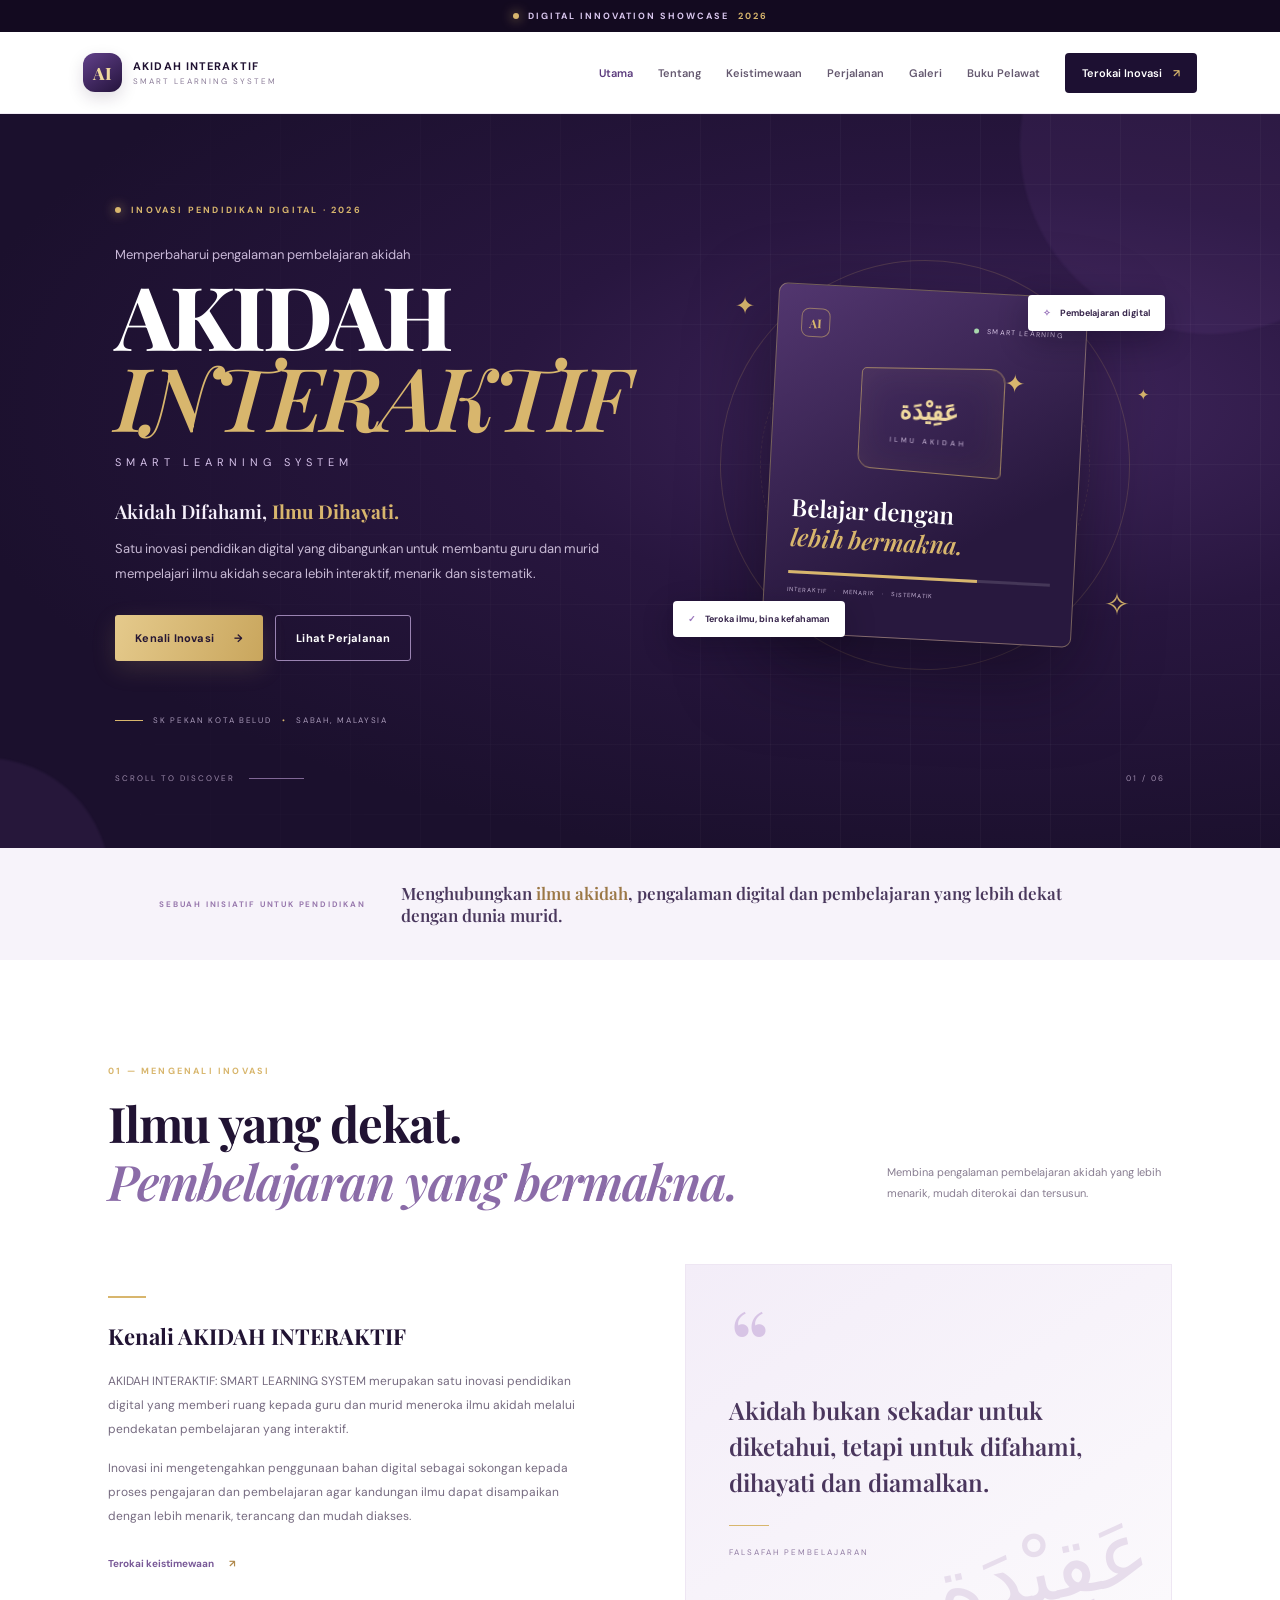
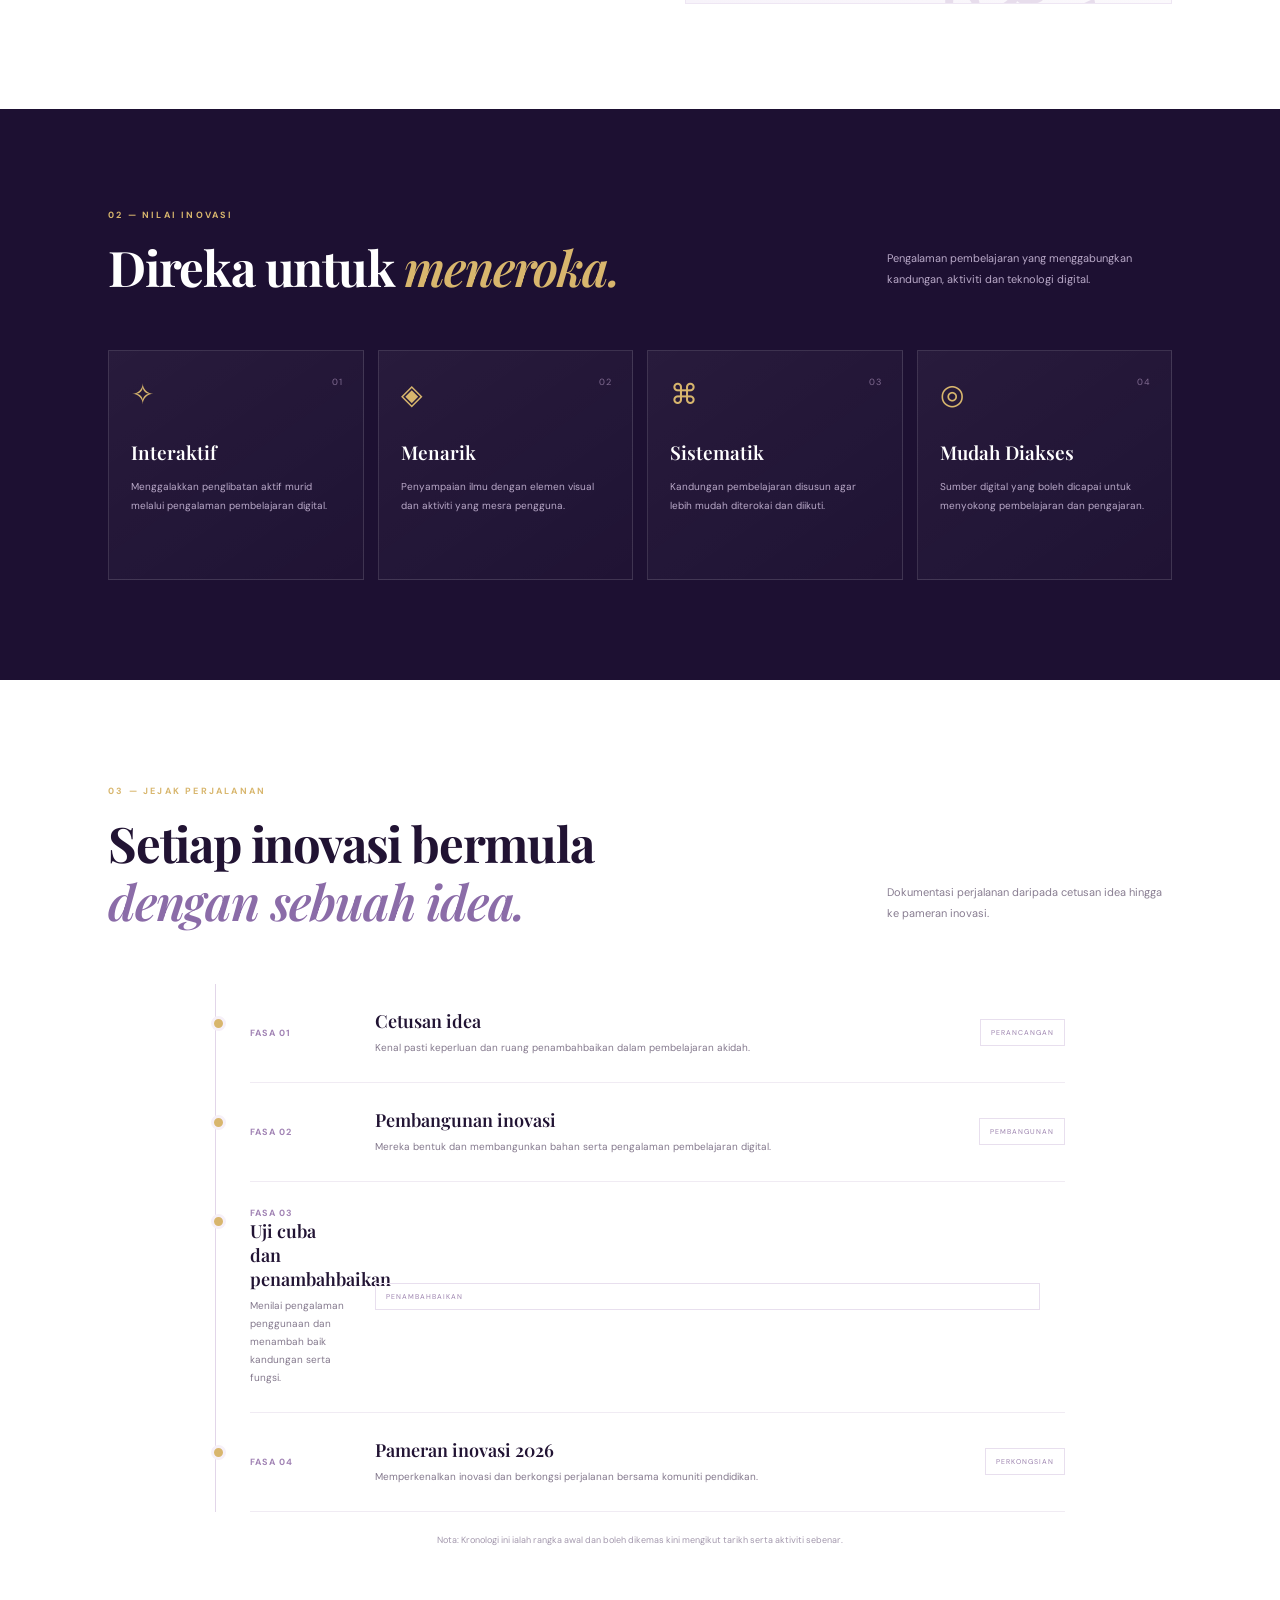
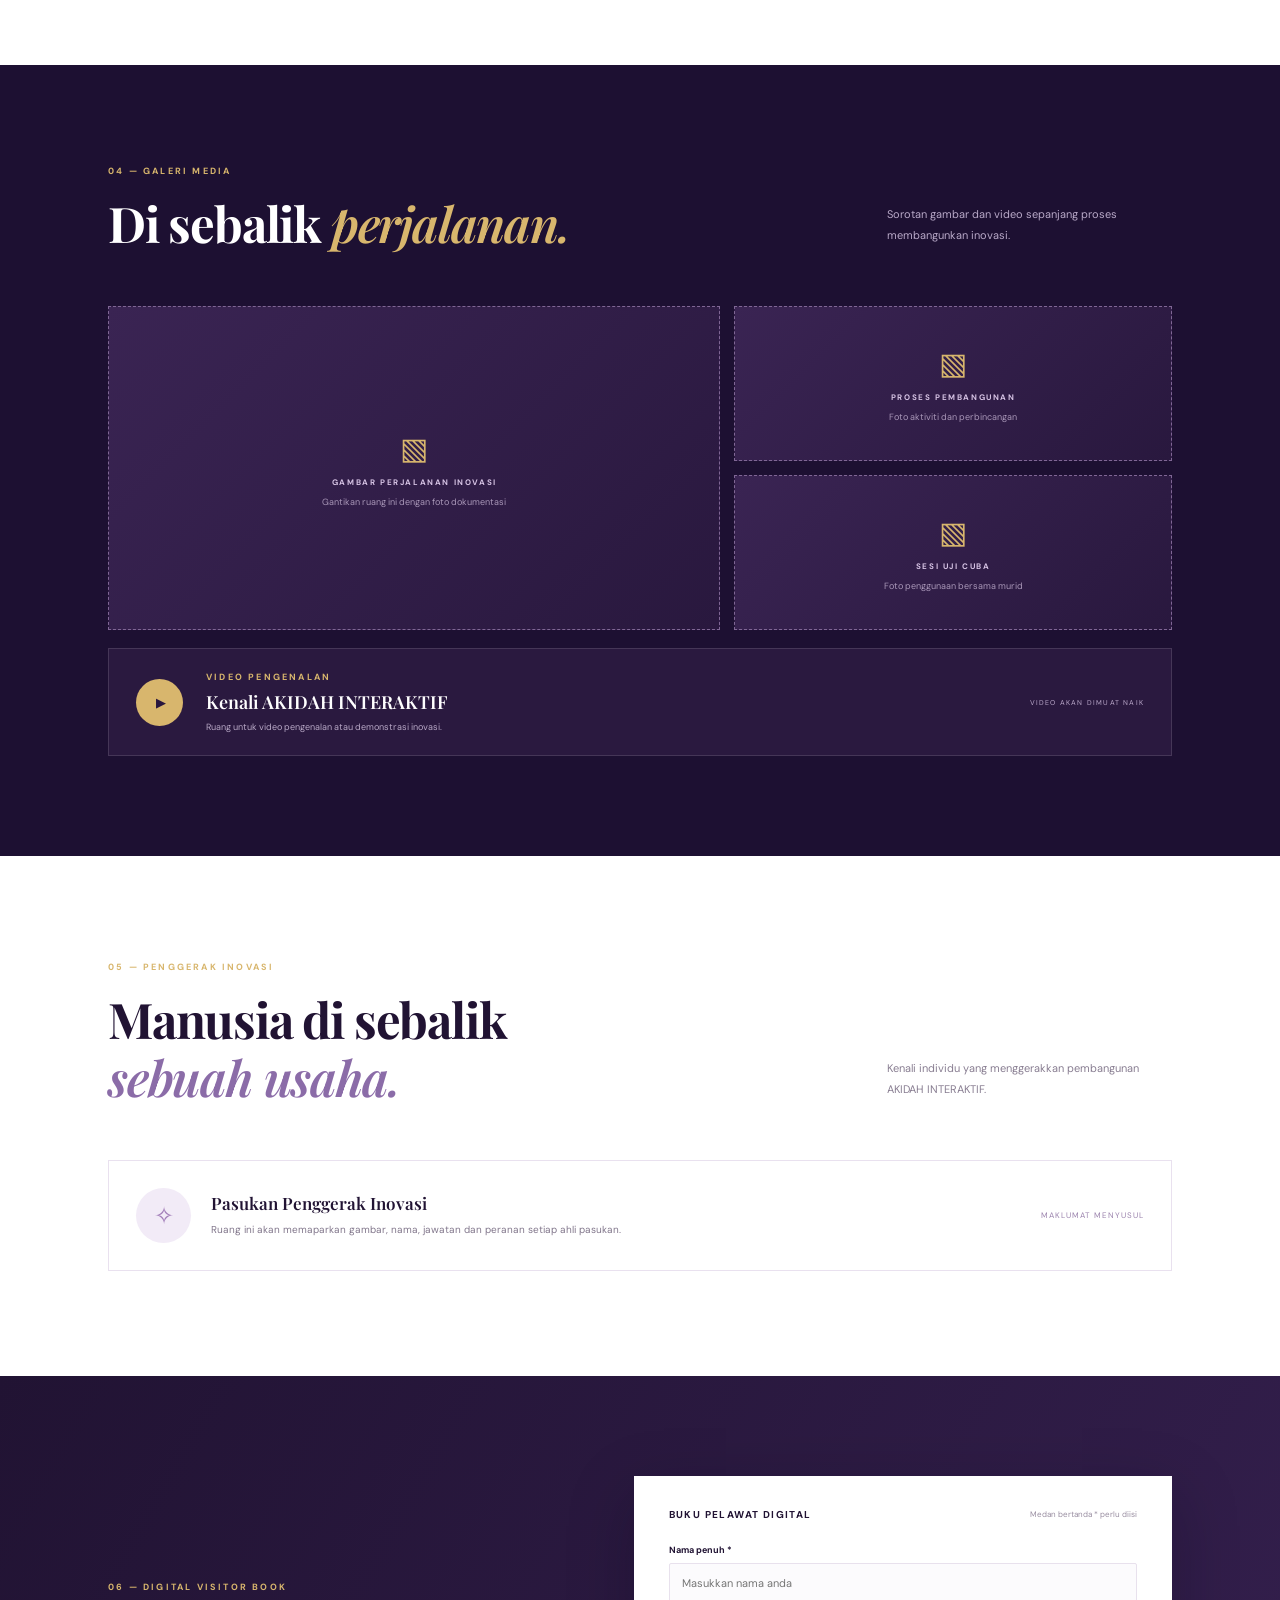
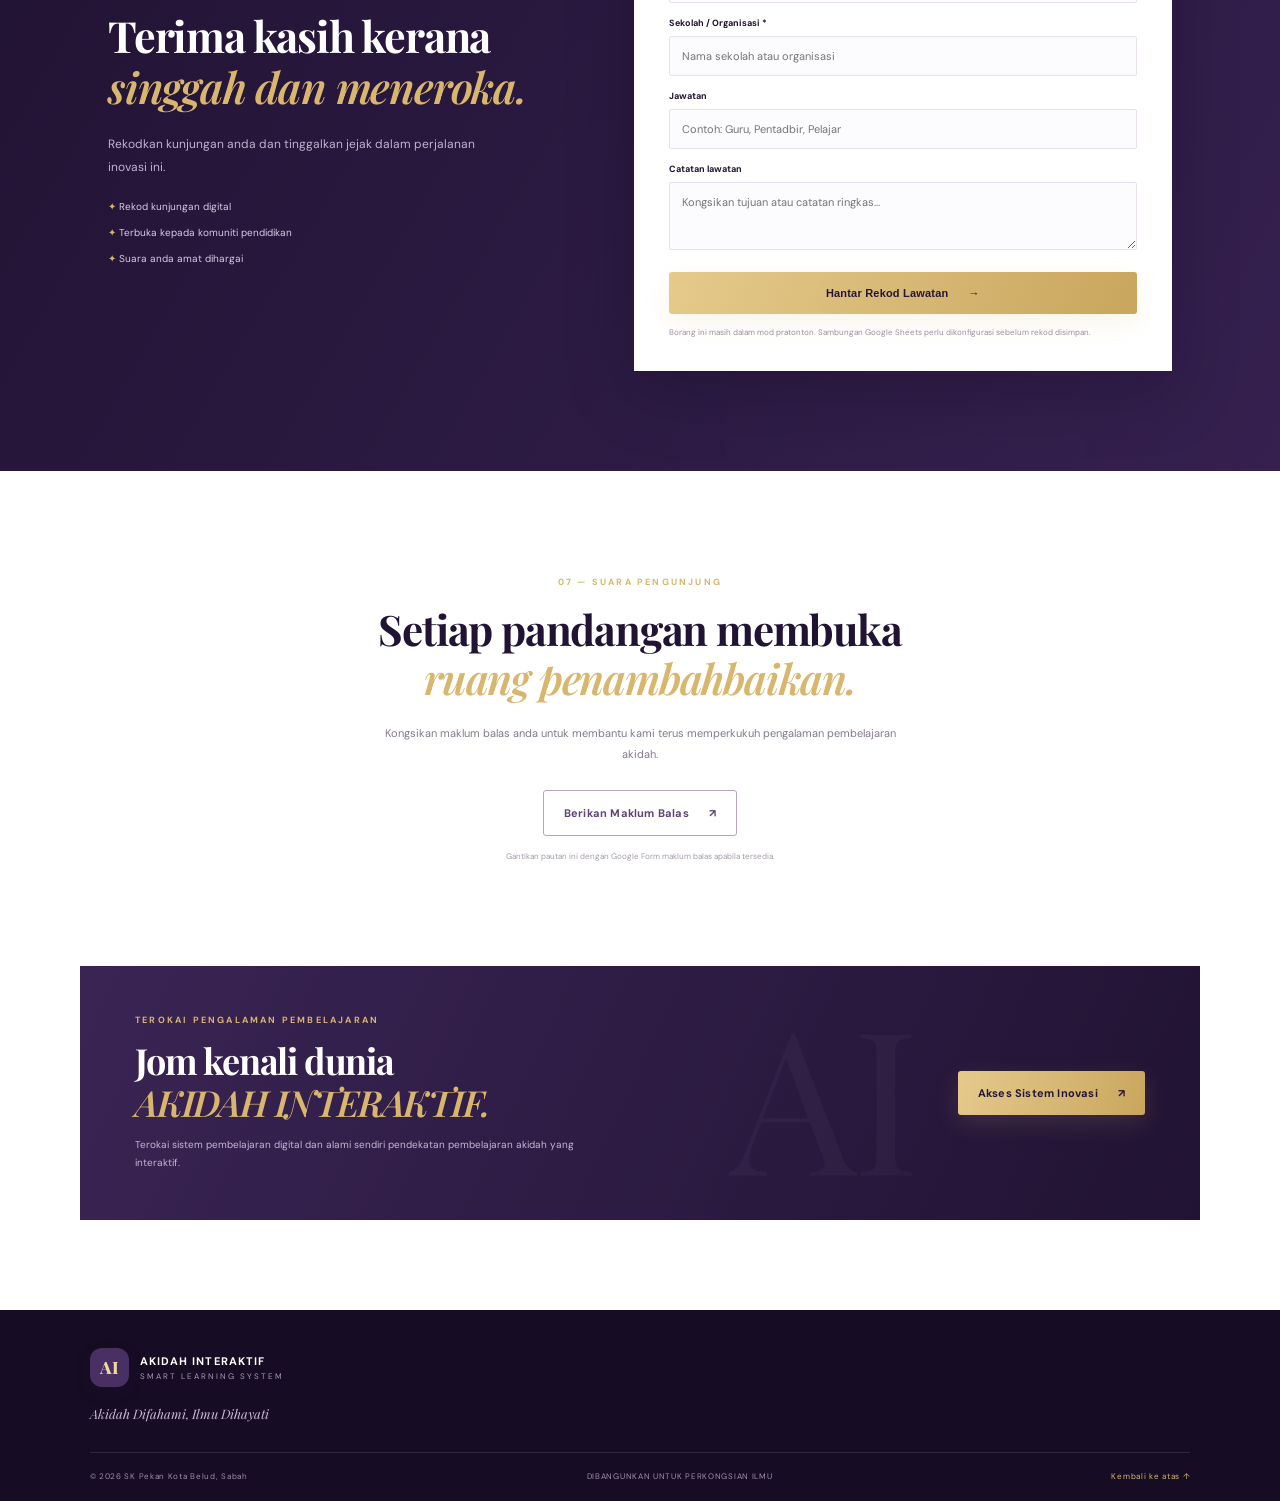
<file: index.html>
<!DOCTYPE html>
<html lang="ms">
<head>
  <meta charset="UTF-8" />
  <meta name="viewport" content="width=device-width, initial-scale=1.0" />
  <meta name="theme-color" content="#1d1032" />
  <meta name="description" content="AKIDAH INTERAKTIF: SMART LEARNING SYSTEM — Akidah Difahami, Ilmu Dihayati. Pameran inovasi pendidikan digital SK Pekan Kota Belud, Sabah." />
  <title>AKIDAH INTERAKTIF | Digital Innovation Showcase 2026</title>
  <link rel="preconnect" href="https://fonts.googleapis.com">
  <link rel="preconnect" href="https://fonts.gstatic.com" crossorigin>
  <link href="https://fonts.googleapis.com/css2?family=DM+Sans:wght@400;500;600;700&family=Playfair+Display:wght@600;700;800&display=swap" rel="stylesheet">
  <link rel="stylesheet" href="css/style.css" />
</head>
<body>
  <div class="announcement"><span class="announcement-dot"></span> DIGITAL INNOVATION SHOWCASE <span class="announcement-year">2026</span></div>
  <header class="site-header" id="top">
    <a class="brand" href="#top" aria-label="AKIDAH INTERAKTIF laman utama">
      <span class="brand-mark">AI</span>
      <span class="brand-copy"><strong>AKIDAH INTERAKTIF</strong><small>SMART LEARNING SYSTEM</small></span>
    </a>
    <button class="menu-toggle" id="menuToggle" aria-label="Buka menu" aria-expanded="false"><span></span><span></span><span></span></button>
    <nav class="main-nav" id="mainNav">
      <a class="active" href="#top">Utama</a>
      <a href="#about">Tentang</a>
      <a href="#highlights">Keistimewaan</a>
      <a href="#journey">Perjalanan</a>
      <a href="#gallery">Galeri</a>
      <a href="#visitor">Buku Pelawat</a>
      <a class="nav-cta" href="#explore">Terokai Inovasi <span>↗</span></a>
    </nav>
  </header>

  <main>
    <section class="hero">
      <div class="hero-orb orb-one"></div><div class="hero-orb orb-two"></div>
      <div class="hero-grid">
        <div class="hero-content">
          <div class="eyebrow"><span></span> INOVASI PENDIDIKAN DIGITAL · 2026</div>
          <p class="hero-kicker">Memperbaharui pengalaman pembelajaran akidah</p>
          <h1>AKIDAH<br><em>INTERAKTIF</em></h1>
          <div class="hero-subtitle">SMART LEARNING SYSTEM</div>
          <p class="hero-tagline">Akidah Difahami, <strong>Ilmu Dihayati.</strong></p>
          <p class="hero-description">Satu inovasi pendidikan digital yang dibangunkan untuk membantu guru dan murid mempelajari ilmu akidah secara lebih interaktif, menarik dan sistematik.</p>
          <div class="hero-actions">
            <a class="button button-gold" href="#about">Kenali Inovasi <span>→</span></a>
            <a class="button button-outline" href="#journey">Lihat Perjalanan</a>
          </div>
          <div class="hero-meta"><span class="meta-line"></span><span>SK PEKAN KOTA BELUD</span><span class="meta-separator">•</span><span>SABAH, MALAYSIA</span></div>
        </div>
        <div class="hero-visual" aria-label="Ilustrasi konsep pembelajaran digital">
          <div class="visual-ring ring-outer"></div><div class="visual-ring ring-inner"></div>
          <div class="visual-card card-main">
            <div class="card-topline"><span class="mini-mark">AI</span><span class="live-label"><i></i> SMART LEARNING</span></div>
            <div class="book-symbol"><span>✦</span><div class="book-shape"><b>عَقِيْدَة</b><small>ILMU AKIDAH</small></div></div>
            <div class="visual-card-title">Belajar dengan<br><em>lebih bermakna.</em></div>
            <div class="visual-progress"><span></span></div>
            <div class="visual-card-foot"><span>INTERAKTIF</span><span>·</span><span>MENARIK</span><span>·</span><span>SISTEMATIK</span></div>
          </div>
          <div class="floating-chip chip-top"><span>✧</span> Pembelajaran digital</div>
          <div class="floating-chip chip-bottom"><span>✓</span> Teroka ilmu, bina kefahaman</div>
          <div class="sparkle sparkle-a">✦</div><div class="sparkle sparkle-b">✧</div><div class="sparkle sparkle-c">✦</div>
        </div>
      </div>
      <div class="hero-bottom"><span>SCROLL TO DISCOVER</span><span class="scroll-line"></span><span>01 / 06</span></div>
    </section>

    <section class="intro-strip">
      <div class="intro-label">SEBUAH INISIATIF UNTUK PENDIDIKAN</div>
      <p>Menghubungkan <span>ilmu akidah</span>, pengalaman digital dan pembelajaran yang lebih dekat dengan dunia murid.</p>
    </section>

    <section class="section about-section" id="about">
      <div class="section-heading"><div><span class="section-index">01 — MENGENALI INOVASI</span><h2>Ilmu yang dekat.<br><em>Pembelajaran yang bermakna.</em></h2></div><p class="section-side-note">Membina pengalaman pembelajaran akidah yang lebih menarik, mudah diterokai dan tersusun.</p></div>
      <div class="about-grid">
        <div class="about-copy"><span class="gold-rule"></span><h3>Kenali AKIDAH INTERAKTIF</h3><p>AKIDAH INTERAKTIF: SMART LEARNING SYSTEM merupakan satu inovasi pendidikan digital yang memberi ruang kepada guru dan murid meneroka ilmu akidah melalui pendekatan pembelajaran yang interaktif.</p><p>Inovasi ini mengetengahkan penggunaan bahan digital sebagai sokongan kepada proses pengajaran dan pembelajaran agar kandungan ilmu dapat disampaikan dengan lebih menarik, terancang dan mudah diakses.</p><a class="text-link" href="#highlights">Terokai keistimewaan <span>↗</span></a></div>
        <div class="about-quote"><div class="quote-mark">“</div><blockquote>Akidah bukan sekadar untuk diketahui, tetapi untuk difahami, dihayati dan diamalkan.</blockquote><div class="quote-line"></div><span>FALSAFAH PEMBELAJARAN</span><div class="quote-decoration">عَقِيْدَة</div></div>
      </div>
    </section>

    <section class="highlights-section" id="highlights">
      <div class="section section-inner"><div class="section-heading light-heading"><div><span class="section-index">02 — NILAI INOVASI</span><h2>Direka untuk <em>meneroka.</em></h2></div><p class="section-side-note">Pengalaman pembelajaran yang menggabungkan kandungan, aktiviti dan teknologi digital.</p></div>
        <div class="feature-grid">
          <article class="feature-card"><div class="feature-icon">✧</div><span class="feature-no">01</span><h3>Interaktif</h3><p>Menggalakkan penglibatan aktif murid melalui pengalaman pembelajaran digital.</p></article>
          <article class="feature-card"><div class="feature-icon">◈</div><span class="feature-no">02</span><h3>Menarik</h3><p>Penyampaian ilmu dengan elemen visual dan aktiviti yang mesra pengguna.</p></article>
          <article class="feature-card"><div class="feature-icon">⌘</div><span class="feature-no">03</span><h3>Sistematik</h3><p>Kandungan pembelajaran disusun agar lebih mudah diterokai dan diikuti.</p></article>
          <article class="feature-card"><div class="feature-icon">◎</div><span class="feature-no">04</span><h3>Mudah Diakses</h3><p>Sumber digital yang boleh dicapai untuk menyokong pembelajaran dan pengajaran.</p></article>
        </div>
      </div>
    </section>

    <section class="section journey-section" id="journey">
      <div class="section-heading"><div><span class="section-index">03 — JEJAK PERJALANAN</span><h2>Setiap inovasi bermula<br><em>dengan sebuah idea.</em></h2></div><p class="section-side-note">Dokumentasi perjalanan daripada cetusan idea hingga ke pameran inovasi.</p></div>
      <div class="timeline"><article class="timeline-item"><span class="timeline-dot"></span><div class="timeline-date">FASA 01</div><div><h3>Cetusan idea</h3><p>Kenal pasti keperluan dan ruang penambahbaikan dalam pembelajaran akidah.</p></div><span class="timeline-tag">PERANCANGAN</span></article><article class="timeline-item"><span class="timeline-dot"></span><div class="timeline-date">FASA 02</div><div><h3>Pembangunan inovasi</h3><p>Mereka bentuk dan membangunkan bahan serta pengalaman pembelajaran digital.</p></div><span class="timeline-tag">PEMBANGUNAN</span></article><article class="timeline-item"><span class="timeline-dot"></span><div><div class="timeline-date">FASA 03</div><h3>Uji cuba dan penambahbaikan</h3><p>Menilai pengalaman penggunaan dan menambah baik kandungan serta fungsi.</p></div><span class="timeline-tag">PENAMBAHBAIKAN</span></article><article class="timeline-item"><span class="timeline-dot"></span><div class="timeline-date">FASA 04</div><div><h3>Pameran inovasi 2026</h3><p>Memperkenalkan inovasi dan berkongsi perjalanan bersama komuniti pendidikan.</p></div><span class="timeline-tag">PERKONGSIAN</span></article></div>
      <p class="editor-note">Nota: Kronologi ini ialah rangka awal dan boleh dikemas kini mengikut tarikh serta aktiviti sebenar.</p>
    </section>

    <section class="gallery-section" id="gallery"><div class="section section-inner"><div class="section-heading light-heading"><div><span class="section-index">04 — GALERI MEDIA</span><h2>Di sebalik <em>perjalanan.</em></h2></div><p class="section-side-note">Sorotan gambar dan video sepanjang proses membangunkan inovasi.</p></div>
      <div class="gallery-grid"><div class="gallery-placeholder gallery-large"><div class="placeholder-icon">▧</div><span>GAMBAR PERJALANAN INOVASI</span><small>Gantikan ruang ini dengan foto dokumentasi</small></div><div class="gallery-placeholder"><div class="placeholder-icon">▧</div><span>PROSES PEMBANGUNAN</span><small>Foto aktiviti dan perbincangan</small></div><div class="gallery-placeholder"><div class="placeholder-icon">▧</div><span>SESI UJI CUBA</span><small>Foto penggunaan bersama murid</small></div></div>
      <div class="video-feature"><div class="video-play">▶</div><div><span class="section-index">VIDEO PENGENALAN</span><h3>Kenali AKIDAH INTERAKTIF</h3><p>Ruang untuk video pengenalan atau demonstrasi inovasi.</p></div><span class="video-coming">VIDEO AKAN DIMUAT NAIK</span></div>
    </div></section>

    <section class="section team-section" id="team"><div class="section-heading"><div><span class="section-index">05 — PENGGERAK INOVASI</span><h2>Manusia di sebalik<br><em>sebuah usaha.</em></h2></div><p class="section-side-note">Kenali individu yang menggerakkan pembangunan AKIDAH INTERAKTIF.</p></div><div class="team-empty"><div class="team-avatar">✧</div><div><h3>Pasukan Penggerak Inovasi</h3><p>Ruang ini akan memaparkan gambar, nama, jawatan dan peranan setiap ahli pasukan.</p></div><span class="coming-soon">MAKLUMAT MENYUSUL</span></div></section>

    <section class="visitor-section" id="visitor"><div class="section visitor-grid"><div class="visitor-copy"><span class="section-index">06 — DIGITAL VISITOR BOOK</span><h2>Terima kasih kerana<br><em>singgah dan meneroka.</em></h2><p>Rekodkan kunjungan anda dan tinggalkan jejak dalam perjalanan inovasi ini.</p><div class="visitor-points"><span>✦ Rekod kunjungan digital</span><span>✦ Terbuka kepada komuniti pendidikan</span><span>✦ Suara anda amat dihargai</span></div></div><form class="visitor-form" id="visitorForm"><div class="form-heading"><span>BUKU PELAWAT DIGITAL</span><small>Medan bertanda * perlu diisi</small></div><label for="visitorName">Nama penuh *</label><input id="visitorName" name="name" required placeholder="Masukkan nama anda" />
      <label for="visitorOrg">Sekolah / Organisasi *</label><input id="visitorOrg" name="organization" required placeholder="Nama sekolah atau organisasi" />
      <label for="visitorRole">Jawatan</label><input id="visitorRole" name="role" placeholder="Contoh: Guru, Pentadbir, Pelajar" />
      <label for="visitorNote">Catatan lawatan</label><textarea id="visitorNote" name="note" rows="3" placeholder="Kongsikan tujuan atau catatan ringkas... "></textarea>
      <button class="button button-gold form-submit" type="submit">Hantar Rekod Lawatan <span>→</span></button><p class="form-status" id="visitorStatus" role="status">Borang ini masih dalam mod pratonton. Sambungan Google Sheets perlu dikonfigurasi sebelum rekod disimpan.</p></form></div></section>

    <section class="feedback-section" id="feedback"><div class="section feedback-inner"><span class="section-index">07 — SUARA PENGUNJUNG</span><h2>Setiap pandangan membuka<br><em>ruang penambahbaikan.</em></h2><p>Kongsikan maklum balas anda untuk membantu kami terus memperkukuh pengalaman pembelajaran akidah.</p><a class="button button-outline" href="mailto:ISI-EMEL-ANDA">Berikan Maklum Balas <span>↗</span></a><small>Gantikan pautan ini dengan Google Form maklum balas apabila tersedia.</small></div></section>

    <section class="explore-section" id="explore"><div class="explore-card"><div><span class="section-index">TEROKAI PENGALAMAN PEMBELAJARAN</span><h2>Jom kenali dunia<br><em>AKIDAH INTERAKTIF.</em></h2><p>Terokai sistem pembelajaran digital dan alami sendiri pendekatan pembelajaran akidah yang interaktif.</p></div><a class="button button-gold" href="#" id="systemLink">Akses Sistem Inovasi <span>↗</span></a><div class="explore-watermark">AI</div></div></section>
  </main>

  <footer class="site-footer"><a class="brand footer-brand" href="#top"><span class="brand-mark">AI</span><span class="brand-copy"><strong>AKIDAH INTERAKTIF</strong><small>SMART LEARNING SYSTEM</small></span></a><p>Akidah Difahami, Ilmu Dihayati</p><div class="footer-bottom"><span>© 2026 SK Pekan Kota Belud, Sabah</span><span>DIBANGUNKAN UNTUK PERKONGSIAN ILMU</span><a href="#top">Kembali ke atas ↑</a></div></footer>
  <script src="js/main.js"></script>
</body>
</html>
</file>
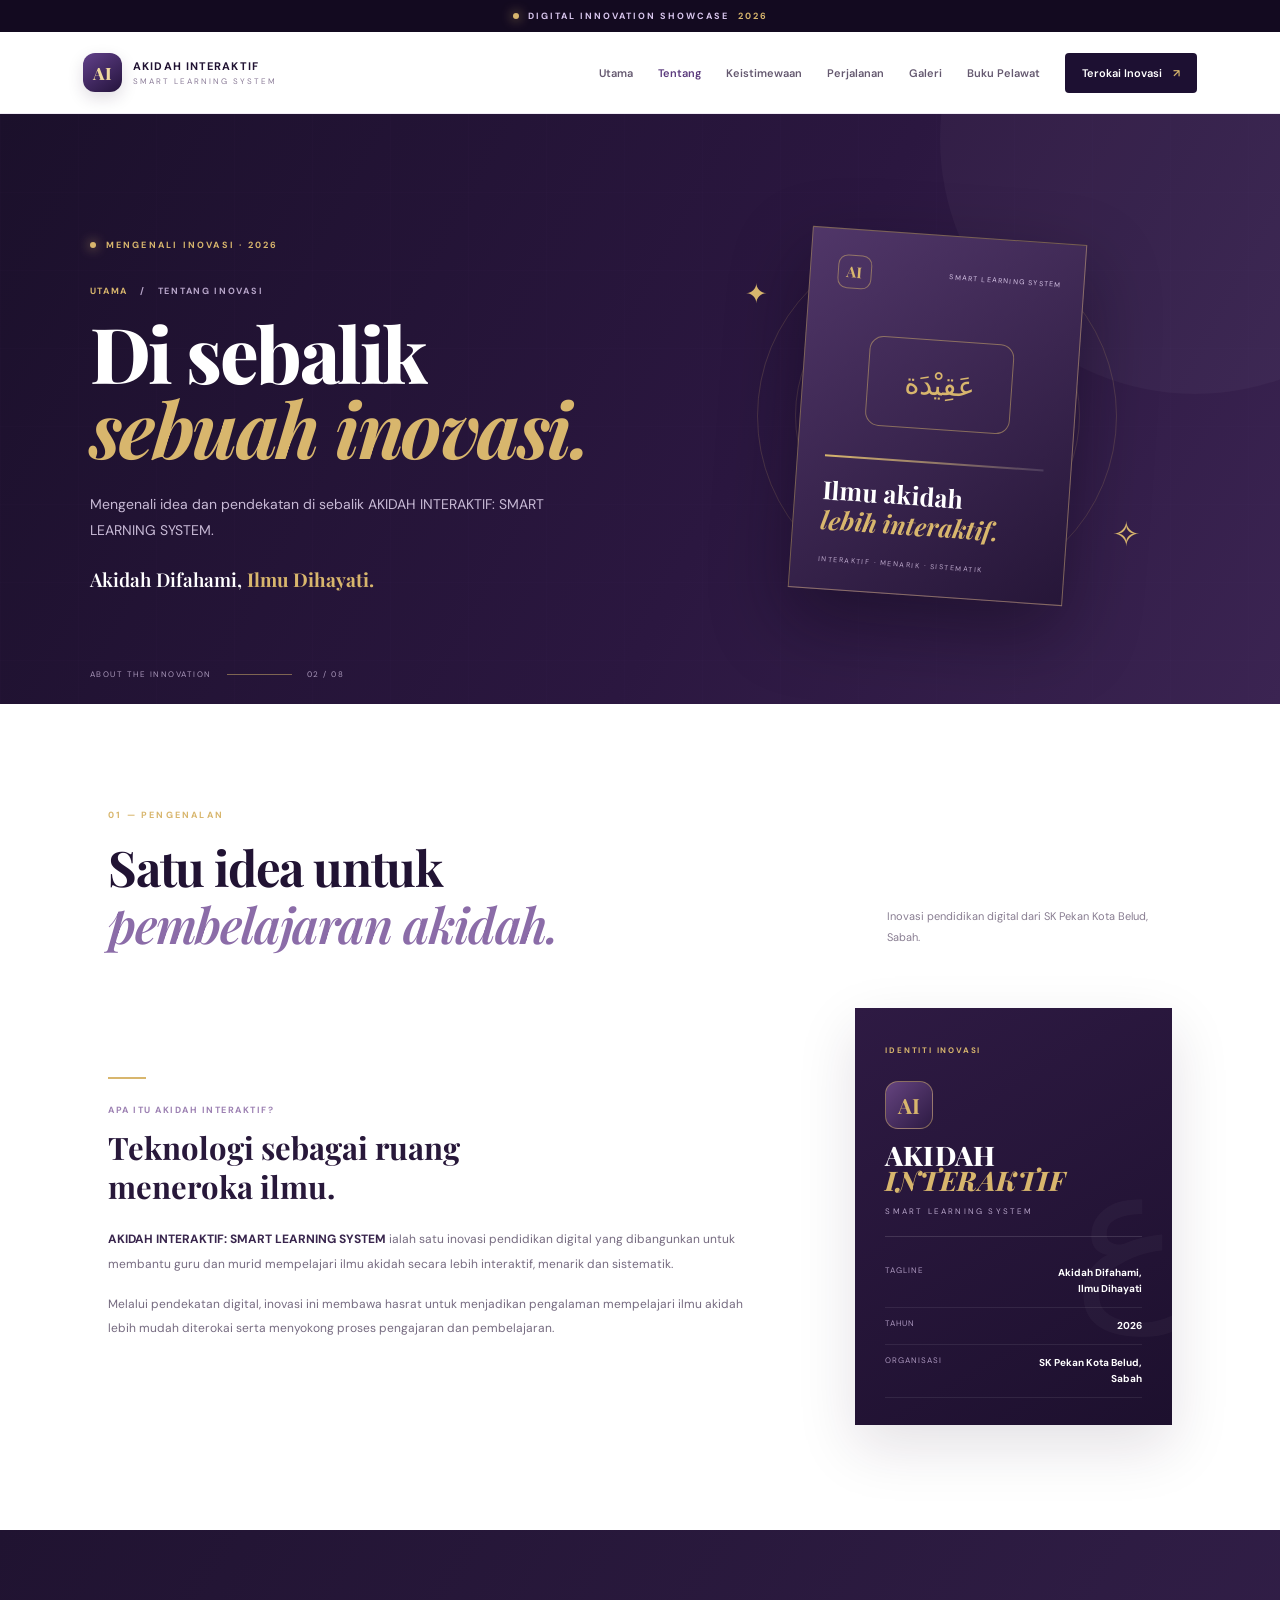
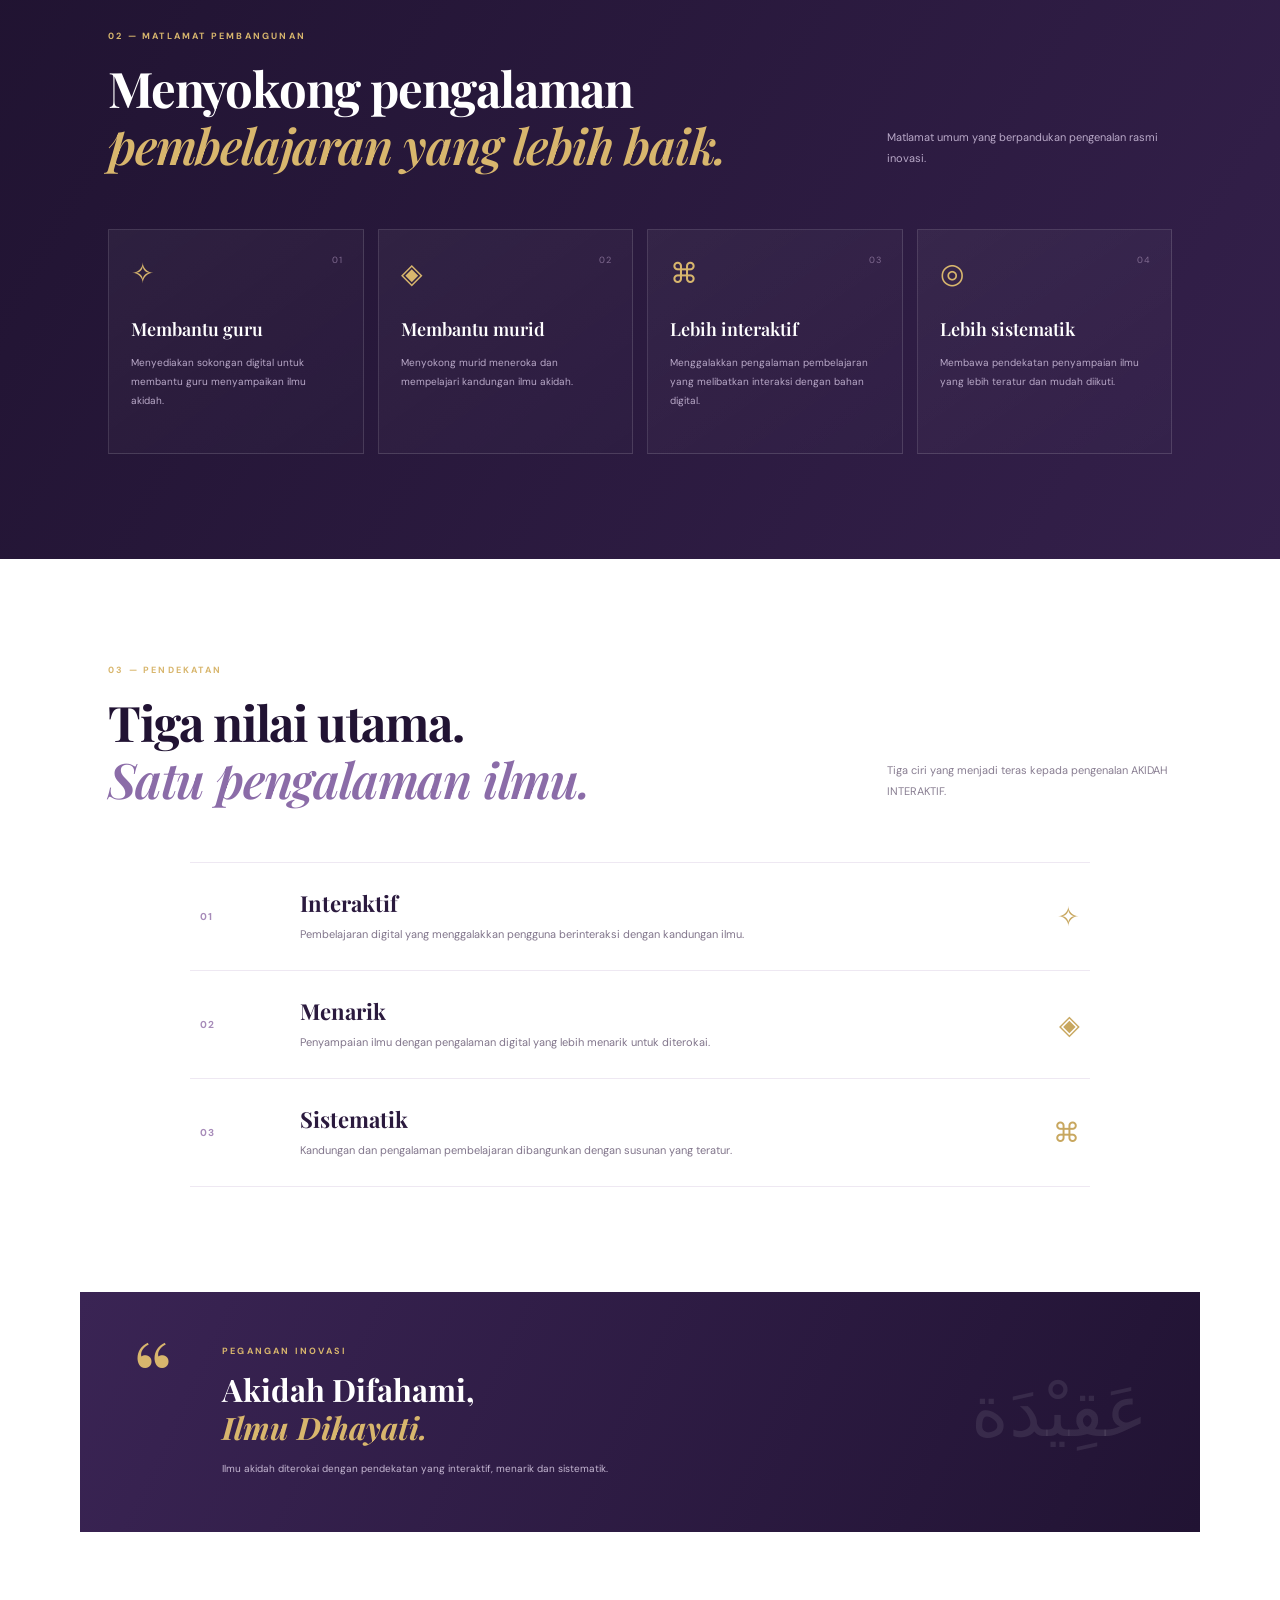
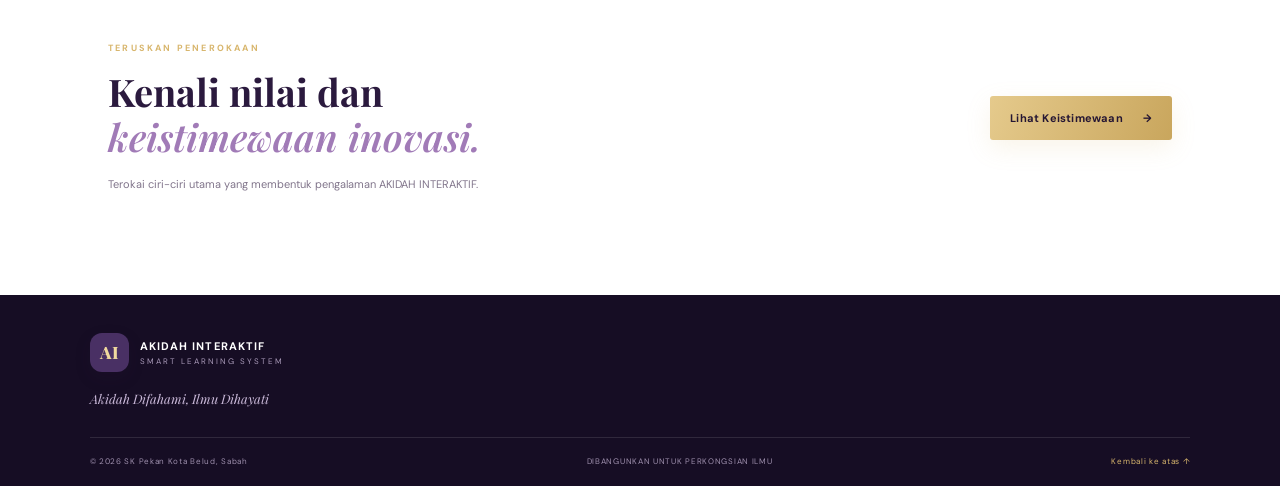
<file: about.html>
<!DOCTYPE html>
<html lang="ms">
<head>
  <meta charset="UTF-8" />
  <meta name="viewport" content="width=device-width, initial-scale=1.0" />
  <meta name="theme-color" content="#1d1032" />
  <meta name="description" content="Kenali latar pengenalan, matlamat dan pendekatan AKIDAH INTERAKTIF: SMART LEARNING SYSTEM, inovasi pendidikan digital SK Pekan Kota Belud, Sabah." />
  <title>Tentang Inovasi | AKIDAH INTERAKTIF</title>
  <link rel="preconnect" href="https://fonts.googleapis.com">
  <link rel="preconnect" href="https://fonts.gstatic.com" crossorigin>
  <link href="https://fonts.googleapis.com/css2?family=DM+Sans:wght@400;500;600;700&family=Playfair+Display:ital,wght@0,600;0,700;0,800;1,600;1,700&display=swap" rel="stylesheet">
  <link rel="stylesheet" href="css/style.css" />
  <link rel="stylesheet" href="css/about.css" />
</head>
<body class="about-page">
  <div class="announcement"><span class="announcement-dot"></span> DIGITAL INNOVATION SHOWCASE <span class="announcement-year">2026</span></div>
  <header class="site-header" id="top">
    <a class="brand" href="index.html" aria-label="AKIDAH INTERAKTIF laman utama">
      <span class="brand-mark">AI</span>
      <span class="brand-copy"><strong>AKIDAH INTERAKTIF</strong><small>SMART LEARNING SYSTEM</small></span>
    </a>
    <button class="menu-toggle" id="menuToggle" aria-label="Buka menu" aria-expanded="false"><span></span><span></span><span></span></button>
    <nav class="main-nav" id="mainNav">
      <a href="index.html">Utama</a>
      <a class="active" href="about.html" aria-current="page">Tentang</a>
      <a href="index.html#highlights">Keistimewaan</a>
      <a href="index.html#journey">Perjalanan</a>
      <a href="index.html#gallery">Galeri</a>
      <a href="index.html#visitor">Buku Pelawat</a>
      <a class="nav-cta" href="index.html#explore">Terokai Inovasi <span>↗</span></a>
    </nav>
  </header>

  <main>
    <section class="about-hero">
      <div class="about-hero-orb"></div>
      <div class="about-hero-content">
        <div class="eyebrow"><span></span> MENGENALI INOVASI · 2026</div>
        <p class="about-breadcrumb"><a href="index.html">UTAMA</a><span>/</span>TENTANG INOVASI</p>
        <h1>Di sebalik<br><em>sebuah inovasi.</em></h1>
        <p class="about-hero-lead">Mengenali idea dan pendekatan di sebalik AKIDAH INTERAKTIF: SMART LEARNING SYSTEM.</p>
        <div class="about-hero-tagline">Akidah Difahami, <strong>Ilmu Dihayati.</strong></div>
      </div>
      <div class="about-hero-art" aria-hidden="true">
        <div class="about-art-ring ring-a"></div><div class="about-art-ring ring-b"></div>
        <div class="about-art-card"><span class="about-art-mark">AI</span><span class="about-art-label">SMART LEARNING SYSTEM</span><div class="about-art-arabic">عَقِيْدَة</div><div class="about-art-rule"></div><strong>Ilmu akidah<br><em>lebih interaktif.</em></strong><small>INTERAKTIF · MENARIK · SISTEMATIK</small></div>
        <span class="about-art-star star-a">✦</span><span class="about-art-star star-b">✧</span>
      </div>
      <div class="about-hero-bottom"><span>ABOUT THE INNOVATION</span><span class="scroll-line"></span><span>02 / 08</span></div>
    </section>

    <section class="about-intro section">
      <div class="section-heading"><div><span class="section-index">01 — PENGENALAN</span><h2>Satu idea untuk<br><em>pembelajaran akidah.</em></h2></div><p class="section-side-note">Inovasi pendidikan digital dari SK Pekan Kota Belud, Sabah.</p></div>
      <div class="about-intro-grid">
        <div class="about-intro-copy"><span class="gold-rule"></span><span class="micro-label">APA ITU AKIDAH INTERAKTIF?</span><h3>Teknologi sebagai ruang<br>meneroka ilmu.</h3><p><strong>AKIDAH INTERAKTIF: SMART LEARNING SYSTEM</strong> ialah satu inovasi pendidikan digital yang dibangunkan untuk membantu guru dan murid mempelajari ilmu akidah secara lebih interaktif, menarik dan sistematik.</p><p>Melalui pendekatan digital, inovasi ini membawa hasrat untuk menjadikan pengalaman mempelajari ilmu akidah lebih mudah diterokai serta menyokong proses pengajaran dan pembelajaran.</p></div>
        <aside class="about-identity-card"><span class="identity-card-kicker">IDENTITI INOVASI</span><div class="identity-monogram">AI</div><h3>AKIDAH<br><em>INTERAKTIF</em></h3><p>SMART LEARNING SYSTEM</p><div class="identity-divider"></div><div class="identity-detail"><span>TAGLINE</span><strong>Akidah Difahami,<br>Ilmu Dihayati</strong></div><div class="identity-detail"><span>TAHUN</span><strong>2026</strong></div><div class="identity-detail"><span>ORGANISASI</span><strong>SK Pekan Kota Belud,<br>Sabah</strong></div></aside>
      </div>
    </section>

    <section class="about-purpose">
      <div class="section section-inner">
        <div class="section-heading light-heading"><div><span class="section-index">02 — MATLAMAT PEMBANGUNAN</span><h2>Menyokong pengalaman<br><em>pembelajaran yang lebih baik.</em></h2></div><p class="section-side-note">Matlamat umum yang berpandukan pengenalan rasmi inovasi.</p></div>
        <div class="purpose-grid">
          <article class="purpose-card"><span class="purpose-number">01</span><div class="purpose-icon">✧</div><h3>Membantu guru</h3><p>Menyediakan sokongan digital untuk membantu guru menyampaikan ilmu akidah.</p></article>
          <article class="purpose-card"><span class="purpose-number">02</span><div class="purpose-icon">◈</div><h3>Membantu murid</h3><p>Menyokong murid meneroka dan mempelajari kandungan ilmu akidah.</p></article>
          <article class="purpose-card"><span class="purpose-number">03</span><div class="purpose-icon">⌘</div><h3>Lebih interaktif</h3><p>Menggalakkan pengalaman pembelajaran yang melibatkan interaksi dengan bahan digital.</p></article>
          <article class="purpose-card"><span class="purpose-number">04</span><div class="purpose-icon">◎</div><h3>Lebih sistematik</h3><p>Membawa pendekatan penyampaian ilmu yang lebih teratur dan mudah diikuti.</p></article>
        </div>
      </div>
    </section>

    <section class="about-approach section">
      <div class="section-heading"><div><span class="section-index">03 — PENDEKATAN</span><h2>Tiga nilai utama.<br><em>Satu pengalaman ilmu.</em></h2></div><p class="section-side-note">Tiga ciri yang menjadi teras kepada pengenalan AKIDAH INTERAKTIF.</p></div>
      <div class="approach-list">
        <article class="approach-item"><div class="approach-index">01</div><div><h3>Interaktif</h3><p>Pembelajaran digital yang menggalakkan pengguna berinteraksi dengan kandungan ilmu.</p></div><span class="approach-symbol">✧</span></article>
        <article class="approach-item"><div class="approach-index">02</div><div><h3>Menarik</h3><p>Penyampaian ilmu dengan pengalaman digital yang lebih menarik untuk diterokai.</p></div><span class="approach-symbol">◈</span></article>
        <article class="approach-item"><div class="approach-index">03</div><div><h3>Sistematik</h3><p>Kandungan dan pengalaman pembelajaran dibangunkan dengan susunan yang teratur.</p></div><span class="approach-symbol">⌘</span></article>
      </div>
    </section>

    <section class="about-note-wrap"><div class="about-note"><span class="note-mark">“</span><div><span class="section-index">PEGANGAN INOVASI</span><blockquote>Akidah Difahami,<br><em>Ilmu Dihayati.</em></blockquote><p>Ilmu akidah diterokai dengan pendekatan yang interaktif, menarik dan sistematik.</p></div><span class="note-arabic">عَقِيْدَة</span></div></section>

    <section class="about-next section"><div><span class="section-index">TERUSKAN PENEROKAAN</span><h2>Kenali nilai dan<br><em>keistimewaan inovasi.</em></h2><p>Terokai ciri-ciri utama yang membentuk pengalaman AKIDAH INTERAKTIF.</p></div><a class="button button-gold" href="index.html#highlights">Lihat Keistimewaan <span>→</span></a></section>
  </main>

  <footer class="site-footer"><a class="brand footer-brand" href="index.html"><span class="brand-mark">AI</span><span class="brand-copy"><strong>AKIDAH INTERAKTIF</strong><small>SMART LEARNING SYSTEM</small></span></a><p>Akidah Difahami, Ilmu Dihayati</p><div class="footer-bottom"><span>© 2026 SK Pekan Kota Belud, Sabah</span><span>DIBANGUNKAN UNTUK PERKONGSIAN ILMU</span><a href="#top">Kembali ke atas ↑</a></div></footer>
  <script src="js/main.js"></script>
</body>
</html>
</file>
<file: css/style.css>
:root{--ink:#211333;--deep:#1d1032;--deep2:#281641;--purple:#553779;--lav:#cbb3e5;--gold:#d8b66d;--cream:#f8f5fb;--muted:#786d83;--white:#fff;--line:#e9e1ef;--serif:'Playfair Display',Georgia,serif;--sans:'DM Sans',Arial,sans-serif}*{box-sizing:border-box}html{scroll-behavior:smooth;scroll-padding-top:88px}body{margin:0;font-family:var(--sans);color:var(--ink);background:#fff}a{color:inherit;text-decoration:none}.announcement{height:32px;background:#130a20;color:#d8c6ed;display:flex;align-items:center;justify-content:center;gap:9px;font-size:9px;letter-spacing:2px;font-weight:700}.announcement-dot,.eyebrow span{width:6px;height:6px;border-radius:50%;background:var(--gold);box-shadow:0 0 12px var(--gold)}.announcement-year{color:var(--gold)}.site-header{height:82px;padding:0 max(6.5vw,24px);display:flex;align-items:center;justify-content:space-between;background:#fff;position:sticky;top:0;z-index:20;border-bottom:1px solid #f0ebf4}.brand{display:flex;align-items:center;gap:11px}.brand-mark{width:39px;height:39px;border-radius:12px;background:linear-gradient(145deg,#62418a,#24133c);display:grid;place-items:center;color:#f0d99e;font-family:var(--serif);font-weight:800;font-size:17px;box-shadow:0 6px 16px #27143a25}.brand-copy{display:flex;flex-direction:column;gap:3px}.brand-copy strong{font-size:11px;letter-spacing:1.1px}.brand-copy small{font-size:8px;letter-spacing:2px;color:#8a7b97}.main-nav{display:flex;align-items:center;gap:25px;font-size:11px;font-weight:600;color:#655970}.main-nav>a:not(.nav-cta):hover,.main-nav>a.active{color:#5b3b7d}.nav-cta{background:var(--deep);color:#fff;padding:13px 17px;border-radius:4px}.nav-cta span{color:var(--gold);margin-left:8px}.menu-toggle{display:none;background:none;border:0}.hero{position:relative;overflow:hidden;background:radial-gradient(ellipse at 78% 40%,#41265e 0,#28163f 35%,#1b102d 75%);color:#fff;min-height:650px;padding:90px max(9vw,28px) 65px}.hero:after{content:"";position:absolute;inset:0;background-image:linear-gradient(#ffffff08 1px,transparent 1px),linear-gradient(90deg,#ffffff08 1px,transparent 1px);background-size:70px 70px;mask-image:linear-gradient(90deg,transparent,#000 65%);pointer-events:none}.hero-grid{max-width:1120px;margin:auto;display:grid;grid-template-columns:1.05fr .95fr;align-items:center;gap:40px;position:relative;z-index:2}.eyebrow,.section-index{font-size:9px;font-weight:700;letter-spacing:2.2px;color:var(--gold);display:flex;align-items:center;gap:10px}.hero-kicker{font-size:13px;color:#c9b8d8;margin:30px 0 12px}.hero h1{font:800 clamp(53px,7vw,88px)/.92 var(--serif);letter-spacing:-3px;margin:0}.hero h1 em,.section h2 em,.section-heading h2 em,.visitor-copy h2 em,.feedback-inner h2 em,.explore-card h2 em{font-weight:600;color:var(--gold)}.hero-subtitle{font-size:11px;letter-spacing:5px;color:#d5c1e9;margin-top:18px}.hero-tagline{font:600 19px var(--serif);margin:29px 0 10px;color:#f6f0fb}.hero-tagline strong{color:var(--gold)}.hero-description{font-size:13px;line-height:1.9;color:#c8bad5;max-width:490px}.hero-actions{display:flex;gap:12px;margin-top:29px}.button{display:inline-flex;align-items:center;justify-content:center;gap:20px;padding:15px 20px;font-size:11px;font-weight:700;letter-spacing:.2px;border-radius:3px;transition:.2s}.button:hover{transform:translateY(-2px)}.button-gold{background:linear-gradient(110deg,#e5ca8c,#c9a65d);color:#251633;box-shadow:0 8px 25px #d4b56b26}.button-outline{border:1px solid #9a83b2;color:#fff}.button-outline:hover{border-color:var(--gold);color:var(--gold)}.hero-meta{display:flex;align-items:center;gap:10px;font-size:8px;letter-spacing:1.7px;color:#a99ab9;margin-top:54px}.meta-line{height:1px;width:28px;background:var(--gold)}.meta-separator{color:var(--gold)}.hero-visual{height:440px;position:relative;display:grid;place-items:center}.visual-ring{position:absolute;border:1px solid #d8b66d30;border-radius:50%;transform:rotate(-25deg)}.ring-outer{width:410px;height:410px}.ring-inner{width:330px;height:330px;border-style:dashed;opacity:.65}.card-main{width:min(310px,80%);height:350px;border:1px solid #e4c98265;border-radius:9px;background:linear-gradient(150deg,#52366f,#28183e 70%);box-shadow:0 30px 80px #09051080;padding:23px;position:relative;z-index:2;transform:rotate(3deg)}.card-topline{display:flex;align-items:center;justify-content:space-between}.mini-mark{width:29px;height:29px;display:grid;place-items:center;border:1px solid #d8b66d88;color:var(--gold);font:700 12px var(--serif);border-radius:8px}.live-label{font-size:7px;letter-spacing:1.2px;color:#d8c5e6}.live-label i{display:inline-block;width:5px;height:5px;border-radius:50%;background:#a9d8ad;margin-right:5px}.book-symbol{height:155px;display:grid;place-items:center;position:relative}.book-symbol>span{position:absolute;right:35px;top:20px;color:var(--gold);font-size:25px}.book-shape{width:145px;height:105px;border:1px solid #d8b66d99;border-radius:5px 14px 5px 14px;display:flex;flex-direction:column;align-items:center;justify-content:center;box-shadow:inset 0 0 35px #d8b66d14;transform:perspective(200px) rotateY(-8deg)}.book-shape b{font-size:24px;color:#f0d99e}.book-shape small{font-size:7px;letter-spacing:3px;color:#d6c3e4;margin-top:10px}.visual-card-title{font:600 24px/1.25 var(--serif);color:#fff}.visual-card-title em{color:var(--gold)}.visual-progress{height:3px;background:#ffffff22;margin-top:19px}.visual-progress span{display:block;width:72%;height:100%;background:var(--gold)}.visual-card-foot{font-size:6px;letter-spacing:1px;color:#c5b3d5;display:flex;gap:7px;margin-top:12px}.floating-chip{position:absolute;z-index:3;background:#fff;color:#38264c;padding:12px 15px;border-radius:4px;font-size:9px;font-weight:700;box-shadow:0 10px 30px #0d061a50}.floating-chip span{color:#9a75bc;margin-right:7px}.chip-top{top:50px;right:0}.chip-bottom{bottom:48px;left:-12px}.sparkle{position:absolute;color:var(--gold)}.sparkle-a{top:45px;left:50px;font-size:24px}.sparkle-b{bottom:60px;right:35px;font-size:31px}.sparkle-c{top:140px;right:15px;font-size:15px}.hero-orb{position:absolute;border-radius:50%;filter:blur(1px);background:#8b5bb21a}.orb-one{width:380px;height:380px;right:-120px;top:-160px}.orb-two{width:250px;height:250px;left:-140px;bottom:-160px}.hero-bottom{max-width:1120px;margin:48px auto 0;display:flex;align-items:center;gap:14px;color:#9d8bab;font-size:8px;letter-spacing:2px;position:relative;z-index:2}.scroll-line{width:55px;height:1px;background:#806795}.hero-bottom span:last-child{margin-left:auto}.intro-strip{padding:34px 9vw;background:#f7f3fa;display:flex;align-items:center;justify-content:center;gap:35px}.intro-label{font-size:8px;letter-spacing:1.8px;color:#9878ad;font-weight:700;white-space:nowrap}.intro-strip p{font:600 17px var(--serif);color:#4a385d;margin:0;max-width:720px}.intro-strip p span{color:#9b7745}.section{max-width:1120px;margin:auto;padding:105px 28px}.section-heading{display:flex;justify-content:space-between;align-items:end;gap:35px;margin-bottom:55px}.section-heading h2,.visitor-copy h2,.feedback-inner h2,.explore-card h2{font:700 clamp(34px,4vw,49px)/1.17 var(--serif);letter-spacing:-1.2px;color:var(--ink);margin:17px 0 0}.section-heading h2 em{color:#8b6ca8}.section-side-note{max-width:285px;font-size:11px;line-height:1.9;color:#887d91;margin:0 0 5px}.about-grid{display:grid;grid-template-columns:1fr 1fr;gap:90px;align-items:center}.gold-rule{display:block;width:38px;height:2px;background:var(--gold);margin-bottom:23px}.about-copy h3{font:700 22px var(--serif);margin:0 0 18px}.about-copy p{font-size:12px;line-height:2;color:#766b80;margin:0 0 15px}.text-link{display:inline-flex;gap:15px;align-items:center;margin-top:14px;font-size:10px;font-weight:700;color:#795a98}.text-link span{color:#b18a4d}.about-quote{min-height:310px;padding:43px;background:linear-gradient(145deg,#f3edf8,#fbf9fc);position:relative;overflow:hidden;border:1px solid #eee6f3}.quote-mark{font:100px/.7 var(--serif);color:#d7c4e5}.about-quote blockquote{font:600 24px/1.5 var(--serif);color:#4a365d;margin:14px 0 25px;max-width:390px;position:relative;z-index:1}.quote-line{height:1px;width:40px;background:var(--gold);margin-bottom:13px}.about-quote>span{font-size:8px;letter-spacing:2px;color:#907ba2}.quote-decoration{position:absolute;right:20px;bottom:-25px;font-size:88px;color:#e7ddec;transform:rotate(-12deg)}.highlights-section,.gallery-section{background:var(--deep);color:#fff}.section-inner{padding-top:100px;padding-bottom:100px}.light-heading h2{color:#fff}.light-heading h2 em{color:var(--gold)}.light-heading .section-side-note{color:#b9a9c8}.feature-grid{display:grid;grid-template-columns:repeat(4,1fr);gap:14px}.feature-card{min-height:230px;padding:25px 22px;border:1px solid #ffffff20;background:linear-gradient(145deg,#ffffff0c,#ffffff03);position:relative;transition:.25s}.feature-card:hover{transform:translateY(-5px);border-color:#d8b66d88}.feature-icon{font-size:28px;color:var(--gold);margin-bottom:26px}.feature-no{position:absolute;right:20px;top:25px;font-size:9px;color:#806b91;letter-spacing:1px}.feature-card h3{font:600 19px var(--serif);margin:0 0 12px}.feature-card p{font-size:10px;line-height:1.9;color:#b9a9c8;margin:0}.journey-section{padding-top:105px;padding-bottom:110px}.timeline{max-width:850px;margin:0 auto;border-left:1px solid #e2d6e9;padding-left:34px}.timeline-item{position:relative;display:grid;grid-template-columns:100px 1fr auto;align-items:center;gap:25px;padding:25px 0;border-bottom:1px solid #f0ebf3}.timeline-dot{position:absolute;width:9px;height:9px;border-radius:50%;background:var(--gold);border:3px solid #f6f0f8;left:-39px;top:32px;box-sizing:content-box}.timeline-date{font-size:9px;letter-spacing:1px;color:#a183b4;font-weight:700}.timeline-item h3{font:600 18px var(--serif);margin:0 0 6px}.timeline-item p{font-size:10px;color:#84798d;margin:0;line-height:1.8}.timeline-tag{font-size:7px;letter-spacing:1px;color:#9c83ae;border:1px solid #e8dfee;padding:8px 10px}.editor-note{font-size:9px;color:#a398ad;text-align:center;margin-top:22px}.gallery-section .section-inner{padding-top:100px;padding-bottom:100px}.gallery-grid{display:grid;grid-template-columns:1.4fr 1fr;grid-template-rows:155px 155px;gap:14px}.gallery-placeholder{background:linear-gradient(135deg,#3a2453,#29183e);border:1px dashed #806795;display:flex;flex-direction:column;align-items:center;justify-content:center;gap:9px;color:#d7c4e5}.gallery-large{grid-row:span 2}.placeholder-icon{font-size:30px;color:var(--gold)}.gallery-placeholder>span{font-size:8px;letter-spacing:1.6px;font-weight:700}.gallery-placeholder small{font-size:9px;color:#a997b8}.video-feature{margin-top:18px;background:#2a193f;border:1px solid #ffffff20;padding:22px 27px;display:flex;align-items:center;gap:23px}.video-play{width:47px;height:47px;border-radius:50%;display:grid;place-items:center;background:#d8b66d;color:#28163e;font-size:13px;padding-left:3px}.video-feature h3{font:600 18px var(--serif);margin:7px 0}.video-feature p{font-size:9px;color:#b8a8c6;margin:0}.video-coming{margin-left:auto;color:#bba9ca;font-size:7px;letter-spacing:1.2px}.team-empty{border:1px solid var(--line);padding:27px;display:flex;align-items:center;gap:20px}.team-avatar{width:55px;height:55px;border-radius:50%;background:#f2ebf7;display:grid;place-items:center;color:#a17cb8;font-size:24px}.team-empty h3{font:600 17px var(--serif);margin:0 0 7px}.team-empty p{font-size:10px;color:#81768b;margin:0;line-height:1.7}.coming-soon{margin-left:auto;font-size:8px;letter-spacing:1px;color:#9b83ad}.visitor-section{background:linear-gradient(120deg,#211333,#35204f);color:#fff}.visitor-grid{display:grid;grid-template-columns:.9fr 1.1fr;gap:85px;align-items:center;padding-top:100px;padding-bottom:100px}.visitor-copy h2{color:#fff;font-size:43px}.visitor-copy>p{font-size:12px;color:#c1b2cf;line-height:1.9;max-width:380px;margin:22px 0}.visitor-points{display:flex;flex-direction:column;gap:13px;color:#d9cbe5;font-size:10px}.visitor-points span:first-letter{color:var(--gold)}.visitor-form{background:#fff;color:var(--ink);padding:32px 35px;box-shadow:0 20px 60px #0c061a40}.form-heading{display:flex;justify-content:space-between;align-items:center;margin-bottom:23px}.form-heading span{font-size:10px;font-weight:700;letter-spacing:1.4px}.form-heading small{font-size:8px;color:#988da0}.visitor-form label{display:block;font-size:9px;font-weight:700;margin:14px 0 7px}.visitor-form input,.visitor-form textarea{width:100%;border:1px solid #e8e1ed;background:#fcfbfd;padding:12px;font:11px var(--sans);outline:none;border-radius:2px;color:var(--ink)}.visitor-form input:focus,.visitor-form textarea:focus{border-color:#9a7ab2}.visitor-form textarea{resize:vertical}.form-submit{border:0;width:100%;margin-top:17px;cursor:pointer}.form-status{font-size:8px;line-height:1.6;color:#9a8ea2;margin:12px 0 0}.feedback-inner{text-align:center;max-width:850px}.feedback-inner .section-index{justify-content:center}.feedback-inner h2{font-size:42px}.feedback-inner>p{font-size:11px;color:#83788d;line-height:1.9;max-width:520px;margin:20px auto 25px}.feedback-inner .button{color:#5d4475;border-color:#b7a4c6}.feedback-inner small{display:block;font-size:8px;color:#a49aa9;margin-top:15px}.explore-section{padding:0 28px 90px;max-width:1176px;margin:auto}.explore-card{background:linear-gradient(115deg,#3a2454,#211333);padding:48px 55px;display:flex;align-items:center;justify-content:space-between;gap:25px;color:#fff;position:relative;overflow:hidden}.explore-card h2{font-size:36px;color:#fff;margin:13px 0}.explore-card p{font-size:10px;color:#c5b7d2;line-height:1.8;max-width:460px;margin:0}.explore-card .button{position:relative;z-index:1;white-space:nowrap}.explore-watermark{position:absolute;right:25%;font:200px var(--serif);color:#ffffff08}.site-footer{background:#160d24;color:#fff;padding:38px max(7vw,25px) 20px}.footer-brand .brand-mark{background:#493064}.footer-brand .brand-copy strong{color:#fff}.footer-brand .brand-copy small{color:#a99ab9}.site-footer>p{font:italic 13px var(--serif);color:#c9b8d8;margin:18px 0 30px}.footer-bottom{border-top:1px solid #ffffff1c;padding-top:18px;display:flex;justify-content:space-between;gap:15px;font-size:8px;letter-spacing:.7px;color:#9f90ae}.footer-bottom a{color:var(--gold)}
@media(max-width:900px){.main-nav{gap:13px;font-size:9px}.site-header{padding:0 25px}.hero{padding-left:6vw;padding-right:6vw}.hero-grid{gap:10px}.hero-visual{transform:scale(.9)}.feature-grid{grid-template-columns:repeat(2,1fr)}.about-grid{gap:40px}.visitor-grid{gap:35px}}
@media(max-width:700px){.announcement{font-size:8px}.site-header{height:70px}.menu-toggle{display:flex;flex-direction:column;gap:5px;padding:10px}.menu-toggle span{width:22px;height:2px;background:#39254e}.main-nav{display:none;position:absolute;top:70px;left:0;right:0;background:#fff;padding:18px 25px 25px;box-shadow:0 12px 18px #1d10321a;flex-direction:column;align-items:stretch;gap:0}.main-nav.open{display:flex}.main-nav a{padding:13px 4px;border-bottom:1px solid #f0ebf4;font-size:11px}.main-nav .nav-cta{text-align:center;margin-top:12px;padding:14px}.hero{padding:65px 25px 40px}.hero-grid{grid-template-columns:1fr}.hero-content{position:relative;z-index:3}.hero h1{font-size:62px}.hero-visual{height:350px;margin-top:15px;transform:scale(.88)}.hero-meta{margin-top:35px;font-size:7px}.hero-bottom{margin-top:20px}.intro-strip{padding:27px 25px;display:block}.intro-label{margin-bottom:12px}.intro-strip p{font-size:16px}.section{padding:75px 25px}.section-heading{display:block;margin-bottom:35px}.section-side-note{margin-top:18px}.section-heading h2,.visitor-copy h2,.feedback-inner h2{font-size:36px}.about-grid{grid-template-columns:1fr;gap:35px}.about-quote{min-height:260px;padding:30px}.about-quote blockquote{font-size:21px}.section-inner{padding-top:75px;padding-bottom:75px}.feature-grid{gap:10px}.feature-card{padding:20px 16px;min-height:210px}.feature-card h3{font-size:17px}.timeline{padding-left:23px}.timeline-item{grid-template-columns:1fr;gap:8px;padding:20px 0}.timeline-dot{left:-28px;top:24px}.timeline-tag{justify-self:start}.gallery-grid{grid-template-rows:130px 130px}.gallery-placeholder>span{font-size:7px}.video-feature{padding:18px;gap:13px;flex-wrap:wrap}.video-coming{width:100%;margin-left:60px}.team-empty{align-items:flex-start;flex-wrap:wrap;padding:20px}.coming-soon{margin-left:75px}.visitor-grid{grid-template-columns:1fr;gap:35px;padding-top:75px;padding-bottom:75px}.visitor-form{padding:25px 20px}.form-heading{display:block}.form-heading small{display:block;margin-top:7px}.explore-section{padding:0 18px 65px}.explore-card{padding:34px 25px;display:block}.explore-card h2{font-size:31px}.explore-card .button{margin-top:24px}.footer-bottom{flex-wrap:wrap;line-height:1.7}.footer-bottom span:nth-child(2){display:none}}
@media(prefers-reduced-motion:reduce){html{scroll-behavior:auto}*,*:before,*:after{transition:none!important}}
</file>
<file: css/about.css>
/* Halaman kedua: Tentang Inovasi */
.about-page { background: #fff; }
.about-hero { min-height: 590px; padding: 85px max(7vw, 28px) 72px; background: linear-gradient(118deg,#1b102b 0%,#2b1740 58%,#3b2452 100%); color:#fff; position:relative; overflow:hidden; display:grid; grid-template-columns:1.05fr .95fr; align-items:center; gap:35px; }
.about-hero:before { content:""; position:absolute; inset:0; opacity:.14; background-image:linear-gradient(#b99cda18 1px,transparent 1px),linear-gradient(90deg,#b99cda18 1px,transparent 1px); background-size:78px 78px; }
.about-hero-orb { position:absolute; width:510px;height:510px;border-radius:50%;right:-170px;top:-230px;background:#ffffff08; }
.about-hero-content,.about-hero-art { position:relative;z-index:1; }
.about-breadcrumb { display:flex;gap:12px;align-items:center;margin:34px 0 18px;color:#b7a5c9;font-size:9px;letter-spacing:1.7px;font-weight:700; }
.about-breadcrumb a { color:var(--gold);text-decoration:none; }
.about-hero h1 { font:800 clamp(52px,6vw,82px)/.98 var(--serif);letter-spacing:-2.5px;margin:0;color:#fff; }
.about-hero h1 em { color:var(--gold);font-weight:700; }
.about-hero-lead { max-width:490px;color:#c8bad6;font-size:14px;line-height:1.9;margin:25px 0 22px; }
.about-hero-tagline { color:#fff;font:600 19px var(--serif); }
.about-hero-tagline strong { color:var(--gold); }
.about-hero-art { min-height:390px;display:grid;place-items:center; }
.about-art-ring { position:absolute;border:1px solid #d8b66d30;border-radius:50%; }
.ring-a { width:360px;height:360px; }.ring-b { width:285px;height:285px; }
.about-art-card { width:275px;min-height:325px;padding:25px 27px;background:linear-gradient(145deg,#503668,#261638);border:1px solid #d8b66d70;box-shadow:0 30px 75px #09041166;transform:rotate(4deg);display:flex;flex-direction:column;position:relative; }
.about-art-mark { width:34px;height:34px;border:1px solid #d8b66d80;border-radius:10px;display:grid;place-items:center;color:var(--gold);font:700 15px var(--serif); }
.about-art-label { position:absolute;right:22px;top:36px;font-size:7px;letter-spacing:1.2px;color:#d6c4e6; }
.about-art-arabic { margin:45px auto 32px;width:145px;height:90px;border:1px solid #d8b66d80;border-radius:14px;display:grid;place-items:center;color:var(--gold);font-size:29px; }
.about-art-rule { height:2px;width:100%;background:linear-gradient(90deg,var(--gold),#ffffff20);margin-bottom:18px; }
.about-art-card strong { font:700 25px/1.2 var(--serif);color:#fff; }
.about-art-card strong em { color:var(--gold); }
.about-art-card small { margin-top:auto;padding-top:20px;color:#bda9cc;font-size:7px;letter-spacing:1.5px; }
.about-art-star { position:absolute;color:var(--gold);font-size:27px; }.star-a{top:55px;left:12%;}.star-b{bottom:54px;right:10%;font-size:34px;}
.about-hero-bottom { position:absolute;bottom:25px;left:max(7vw,28px);right:max(7vw,28px);display:flex;align-items:center;gap:15px;color:#a997ba;font-size:8px;letter-spacing:1.5px; }
.about-hero-bottom .scroll-line { display:block;width:65px;height:1px;background:#d8b66d80; }
.about-intro { padding-top:105px;padding-bottom:105px; }
.about-intro-grid { display:grid;grid-template-columns:1.35fr .65fr;gap:90px;align-items:center; }
.about-intro-copy { max-width:650px; }.micro-label { display:block;color:#9c80b2;font-size:9px;font-weight:700;letter-spacing:1.5px;margin:25px 0 12px; }
.about-intro-copy h3 { font:700 31px/1.25 var(--serif);color:#28183a;margin:0 0 22px; }
.about-intro-copy p { color:#766b80;font-size:12px;line-height:2.05;margin:0 0 15px; }
.about-intro-copy p strong { color:#39264d; }
.about-identity-card { background:linear-gradient(150deg,#2e1a43,#1d102e);color:#fff;padding:29px 30px 27px;box-shadow:0 22px 55px #24133220;position:relative;overflow:hidden; }
.about-identity-card:after { content:"ع";position:absolute;right:-8px;top:90px;font:180px var(--serif);color:#ffffff08; }
.identity-card-kicker { color:var(--gold);font-size:8px;font-weight:700;letter-spacing:1.8px; }
.identity-monogram { width:48px;height:48px;margin:23px 0 14px;border-radius:13px;background:linear-gradient(135deg,#65447f,#2d1a43);border:1px solid #d8b66d80;display:grid;place-items:center;color:var(--gold);font:700 21px var(--serif); }
.about-identity-card h3 { font:800 27px/.95 var(--serif);letter-spacing:.5px;margin:0;color:#fff; }.about-identity-card h3 em { color:var(--gold); }
.about-identity-card>p { color:#b7a5c9;font-size:8px;letter-spacing:2.2px;margin:12px 0 20px; }
.identity-divider { height:1px;background:#ffffff22;margin:0 0 18px; }
.identity-detail { display:flex;justify-content:space-between;gap:15px;padding:10px 0;border-bottom:1px solid #ffffff14;position:relative;z-index:1; }
.identity-detail span { color:#aa96bd;font-size:8px;letter-spacing:1px; }.identity-detail strong { text-align:right;color:#fff;font-size:10px;line-height:1.6; }
.about-purpose { background:linear-gradient(120deg,#201331,#34204b);color:#fff; }
.about-purpose .section-inner { padding-top:100px;padding-bottom:105px; }
.purpose-grid { display:grid;grid-template-columns:repeat(4,1fr);gap:14px; }
.purpose-card { min-height:225px;padding:25px 22px;border:1px solid #ffffff20;background:linear-gradient(145deg,#ffffff0c,#ffffff03);position:relative; }
.purpose-number { position:absolute;right:20px;top:24px;color:#806b91;font-size:9px;letter-spacing:1px; }
.purpose-icon { color:var(--gold);font-size:28px;margin-bottom:25px; }
.purpose-card h3 { font:600 18px var(--serif);margin:0 0 12px; }.purpose-card p { color:#b9a9c8;font-size:10px;line-height:1.9;margin:0; }
.about-approach { padding-top:105px;padding-bottom:105px; }
.approach-list { max-width:900px;margin:0 auto;border-top:1px solid #eee8f2; }
.approach-item { display:grid;grid-template-columns:75px 1fr 60px;align-items:center;gap:25px;padding:25px 10px;border-bottom:1px solid #eee8f2; }
.approach-index { color:#a78bb9;font-size:10px;letter-spacing:1.4px;font-weight:700; }
.approach-item h3 { font:700 22px var(--serif);color:#2b1a3e;margin:0 0 7px; }.approach-item p { color:#81758b;font-size:11px;line-height:1.8;margin:0; }
.approach-symbol { color:#c8a75f;font-size:27px;text-align:right; }
.about-note-wrap { padding:0 28px 95px;max-width:1176px;margin:auto; }
.about-note { min-height:240px;background:linear-gradient(115deg,#3a2454,#211333);padding:42px 52px;display:grid;grid-template-columns:70px 1fr auto;gap:20px;align-items:center;color:#fff;position:relative;overflow:hidden; }
.note-mark { color:var(--gold);font:100px/.8 var(--serif);align-self:start; }.about-note blockquote { font:700 31px/1.2 var(--serif);margin:14px 0;color:#fff; }.about-note blockquote em { color:var(--gold); }.about-note p { color:#c5b7d2;font-size:10px;line-height:1.8;margin:0; }.note-arabic { font-size:72px;color:#ffffff16; }
.about-next { display:flex;justify-content:space-between;align-items:center;gap:25px;padding-top:15px;padding-bottom:100px; }
.about-next h2 { font:700 38px/1.2 var(--serif);color:#2b1a3e;margin:15px 0; }.about-next h2 em { color:#a17bb7; }.about-next p { color:#81758b;font-size:11px;line-height:1.8;max-width:450px;margin:0; }
@media(max-width:900px){.about-hero{padding-left:6vw;padding-right:6vw;gap:10px}.about-intro-grid{gap:40px}.purpose-grid{grid-template-columns:repeat(2,1fr)}}
@media(max-width:700px){.about-hero{min-height:auto;padding:65px 25px 65px;grid-template-columns:1fr;gap:5px}.about-hero h1{font-size:56px}.about-hero-art{min-height:340px;transform:scale(.9)}.about-hero-bottom{left:25px;right:25px}.about-intro{padding-top:75px;padding-bottom:75px}.about-intro-grid{grid-template-columns:1fr;gap:35px}.about-intro-copy h3{font-size:27px}.about-identity-card{max-width:420px}.about-purpose .section-inner{padding-top:75px;padding-bottom:75px}.purpose-grid{gap:10px}.purpose-card{padding:20px 16px;min-height:210px}.purpose-card h3{font-size:16px}.about-approach{padding-top:75px;padding-bottom:75px}.approach-item{grid-template-columns:40px 1fr 30px;gap:13px;padding:21px 0}.approach-item h3{font-size:19px}.about-note-wrap{padding:0 18px 70px}.about-note{padding:30px 24px;grid-template-columns:35px 1fr;gap:12px}.note-mark{font-size:65px}.about-note blockquote{font-size:25px}.note-arabic{display:none}.about-next{display:block;padding-top:0;padding-bottom:75px}.about-next h2{font-size:33px}.about-next .button{margin-top:25px}}
</file>
